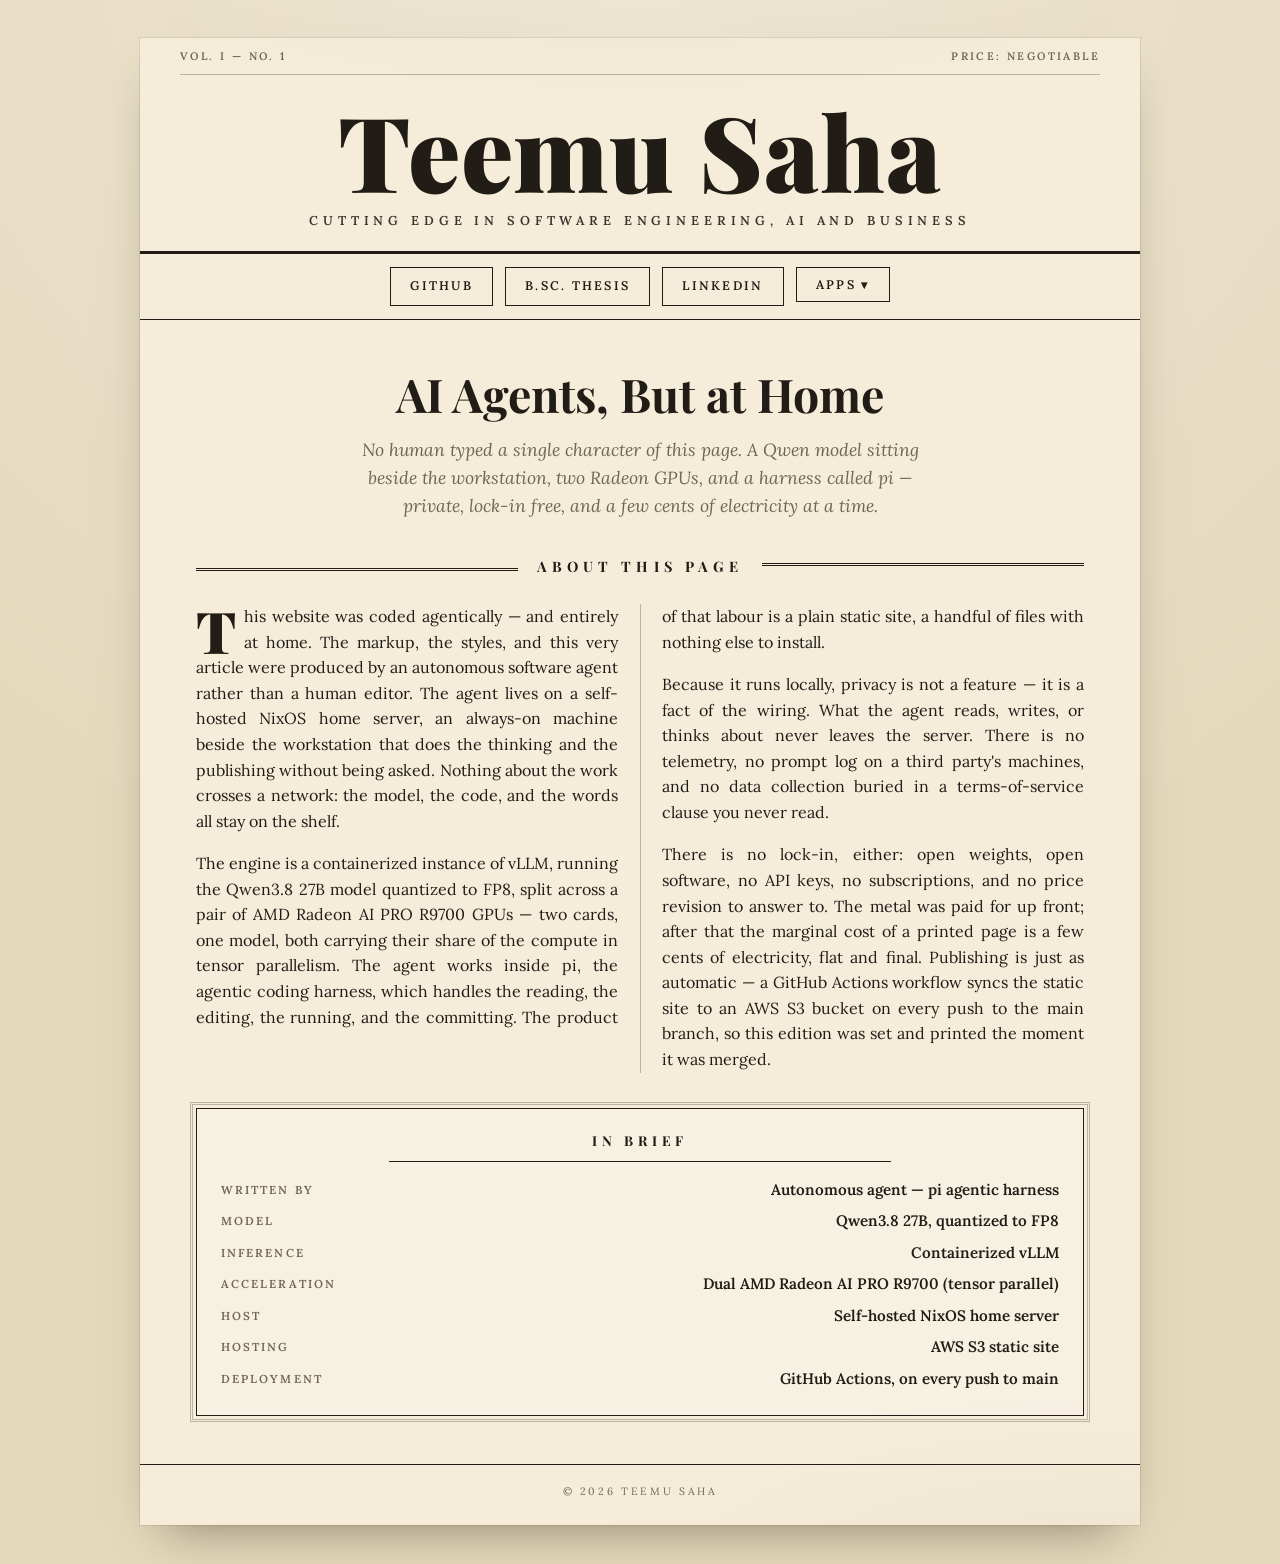
<file: index.html>
<!DOCTYPE html>
<html lang="en">

<head>
    <meta charset="UTF-8">
    <meta name="viewport" content="width=device-width, initial-scale=1.0">
    <meta name="description" content="Teemu Saha — data professional. A static site coded agentically on a self-hosted NixOS server.">
    <title>Teemu Saha — Data Professional</title>
    <link rel="preconnect" href="https://fonts.googleapis.com">
    <link rel="preconnect" href="https://fonts.gstatic.com" crossorigin>
    <link href="https://fonts.googleapis.com/css2?family=Playfair+Display:ital,wght@0,400;0,700;0,900;1,400&family=Lora:ital,wght@0,400;0,500;0,600;0,700;1,400;1,500&display=swap" rel="stylesheet">
    <style>
        :root {
            --paper: #f5edda;
            --paper-deep: #e5d9bd;
            --ink: #211d16;
            --ink-soft: #3a352b;
            --faded: #6f6551;
            --rule: rgba(33, 29, 22, 0.28);
        }

        * {
            box-sizing: border-box;
        }

        html {
            scroll-behavior: smooth;
        }

        body {
            margin: 0;
            font-family: "Lora", Georgia, "Times New Roman", serif;
            color: var(--ink);
            background-color: var(--paper-deep);
            background-image: radial-gradient(circle at 50% -10%, rgba(255, 255, 255, 0.35), transparent 60%);
            line-height: 1.6;
        }

        .page {
            max-width: 1000px;
            margin: clamp(0px, 3vw, 2.5rem) auto;
            min-height: 100vh;
            background:
                radial-gradient(1200px 400px at 50% -10%, rgba(120, 90, 40, 0.07), transparent 60%),
                radial-gradient(900px 350px at 95% 105%, rgba(120, 90, 40, 0.06), transparent 60%),
                var(--paper);
            box-shadow: 0 0 0 1px rgba(0, 0, 0, 0.08), 0 24px 48px -24px rgba(40, 30, 10, 0.5);
        }

        /* ---------- Masthead ---------- */
        .masthead {
            padding: 0 clamp(1rem, 4vw, 2.5rem);
            border-bottom: 3px solid var(--ink);
        }

        .masthead-top {
            display: flex;
            justify-content: space-between;
            gap: 1rem;
            padding: 0.6rem 0 0.55rem;
            border-bottom: 1px solid var(--rule);
            font-size: 0.68rem;
            font-weight: 600;
            letter-spacing: 0.22em;
            text-transform: uppercase;
            color: var(--faded);
            white-space: nowrap;
        }

        .masthead-title {
            margin: 1.4rem 0 0.2rem;
            text-align: center;
            font-family: "Playfair Display", Georgia, serif;
            font-weight: 900;
            font-size: clamp(3rem, 11vw, 6.5rem);
            line-height: 1;
            letter-spacing: 0.01em;
        }

        .masthead-sub {
            margin: 0.6rem 0 1.2rem;
            text-align: center;
            font-size: clamp(0.6rem, 1.8vw, 0.8rem);
            font-weight: 600;
            letter-spacing: 0.38em;
            text-transform: uppercase;
            color: var(--ink-soft);
        }

        /* ---------- Top navigation ---------- */
        .topnav {
            position: sticky;
            top: 0;
            z-index: 10;
            display: flex;
            flex-wrap: wrap;
            justify-content: center;
            gap: 0.75rem;
            padding: 0.8rem clamp(1rem, 4vw, 2rem);
            background: var(--paper);
            border-bottom: 1px solid var(--ink);
        }

        .topnav a {
            display: inline-block;
            padding: 0.55rem 1.2rem;
            border: 1px solid var(--ink);
            color: var(--ink);
            text-decoration: none;
            font-size: 0.78rem;
            font-weight: 600;
            letter-spacing: 0.18em;
            text-transform: uppercase;
            transition: background 0.15s ease, color 0.15s ease;
        }

        .topnav a:hover,
        .topnav a:focus-visible {
            background: var(--ink);
            color: var(--paper);

        }
        .topnav-dropdown {
            position: relative;
        }

        .topnav-dropdown .dropdown-toggle {
            display: inline-flex;
            align-items: center;
            gap: 0.45em;
            padding: 0.55rem 1.2rem;
            border: 1px solid var(--ink);
            background: transparent;
            color: var(--ink);
            font-family: inherit;
            font-size: 0.78rem;
            font-weight: 600;
            letter-spacing: 0.18em;
            text-transform: uppercase;
            cursor: pointer;
            transition: background 0.15s ease, color 0.15s ease;
        }

        .topnav-dropdown .dropdown-toggle:hover,
        .topnav-dropdown .dropdown-toggle:focus-visible {
            background: var(--ink);
            color: var(--paper);
        }

        .topnav-dropdown .dropdown-caret {
            display: inline-block;
            transition: transform 0.15s ease;
        }

        .topnav-dropdown.open .dropdown-caret {
            transform: rotate(180deg);
        }

        .topnav-dropdown .dropdown-menu {
            position: absolute;
            top: calc(100% + 8px);
            left: 0;
            min-width: 12em;
            visibility: hidden;
            opacity: 0;
            background: var(--paper);
            border: 1px solid var(--ink);
            box-shadow: 0 16px 32px -16px rgba(40, 30, 10, 0.5);
            z-index: 20;
            transition: opacity 0.15s ease, visibility 0.15s ease;
        }

        .topnav-dropdown.open .dropdown-menu {
            visibility: visible;
            opacity: 1;
        }

        .topnav-dropdown .dropdown-menu a {
            display: block;
            padding: 0.55rem 1.1rem;
            border: none;
            white-space: nowrap;
            font-size: 0.72rem;
        }

        /* ---------- Lead ---------- */
        .lead {
            text-align: center;
            padding: clamp(1.8rem, 5vw, 3rem) clamp(1.2rem, 5vw, 3.5rem) clamp(1.4rem, 4vw, 2.2rem);
        }

        .headline {
            margin: 0 auto;
            max-width: 22ch;
            font-family: "Playfair Display", Georgia, serif;
            font-weight: 700;
            font-size: clamp(1.7rem, 5vw, 2.9rem);
            line-height: 1.15;
            text-wrap: balance;
        }

        .deck {
            margin: 0.9rem auto 0;
            max-width: 52ch;
            font-style: italic;
            font-size: clamp(0.95rem, 2.4vw, 1.1rem);
            color: var(--faded);
        }

        /* ---------- About ---------- */
        .about {
            padding: 0 clamp(1.2rem, 5vw, 3.5rem) clamp(2rem, 5vw, 3rem);
        }

        .section-title {
            display: flex;
            align-items: center;
            gap: 1.2rem;
            margin: 0 0 1.6rem;
            font-family: "Playfair Display", Georgia, serif;
            font-size: 0.9rem;
            font-weight: 700;
            letter-spacing: 0.35em;
            text-transform: uppercase;
            white-space: nowrap;
        }

        .section-title::before,
        .section-title::after {
            content: "";
            flex: 1;
            border-top: 1px solid var(--ink);
        }

        .section-title::before {
            border-bottom: 3px double var(--ink);
            border-top: none;
            height: 5px;
        }

        .section-title::after {
            border-top: 3px double var(--ink);
            height: 5px;
        }

        .columns {
            columns: 2;
            column-gap: 2.75rem;
            column-rule: 1px solid var(--rule);
        }

        .columns p {
            margin: 0 0 1.05em;
            text-align: justify;
            hyphens: auto;
            -webkit-hyphens: auto;
        }

        .columns p:first-of-type::first-letter {
            float: left;
            font-family: "Playfair Display", Georgia, serif;
            font-weight: 900;
            font-size: 3.6em;
            line-height: 0.82;
            padding-right: 0.14em;
            padding-top: 0.05em;
        }

        /* ---------- In Brief box ---------- */
        .brief {
            margin-top: 2.2rem;
            padding: 1.3rem 1.5rem 1.5rem;
            border: 1px solid var(--ink);
            outline: 3px double var(--rule);
            outline-offset: 3px;
            background: rgba(255, 255, 255, 0.22);
        }

        .brief h3 {
            margin: 0 0 1rem;
            text-align: center;
            font-family: "Playfair Display", Georgia, serif;
            font-size: 0.85rem;
            font-weight: 700;
            letter-spacing: 0.35em;
            text-transform: uppercase;
        }

        .brief h3::after {
            content: "";
            display: block;
            width: 60%;
            margin: 0.6rem auto 0;
            border-bottom: 1px solid var(--ink);
        }

        .brief dl {
            margin: 0;
            display: grid;
            grid-template-columns: 1fr auto;
            column-gap: 1.25rem;
            row-gap: 0.45rem;
        }

        .brief dt {
            font-size: 0.72rem;
            font-weight: 600;
            letter-spacing: 0.18em;
            text-transform: uppercase;
            color: var(--faded);
            align-self: center;
        }

        .brief dd {
            margin: 0;
            text-align: right;
            font-weight: 600;
            font-size: 0.95rem;
        }

        /* ---------- Colophon ---------- */
        .colophon {
            padding: 1.1rem clamp(1rem, 4vw, 2rem) 1.6rem;
            border-top: 1px solid var(--ink);
            text-align: center;
            font-size: 0.66rem;
            letter-spacing: 0.25em;
            text-transform: uppercase;
            color: var(--faded);
        }

        /* ---------- Mobile ---------- */
        @media (max-width: 720px) {
            .columns {
                columns: 1;
            }

            .topnav {
                gap: 0.5rem;
                padding: 0.7rem 0.8rem;
            }

            .topnav a,
            .topnav-dropdown .dropdown-toggle {
                padding: 0.5rem 0.85rem;
                font-size: 0.72rem;
                letter-spacing: 0.12em;
            }

            .topnav-dropdown .dropdown-menu {
                left: -40%;
            }
        }

        @media (max-width: 480px) {
            .masthead-top {
                font-size: 0.6rem;
                letter-spacing: 0.16em;
            }

            .masthead-sub {
                letter-spacing: 0.24em;
            }
            .topnav a,
            .topnav-dropdown .dropdown-toggle {
                flex: 1 1 auto;
                text-align: center;
                justify-content: center;
                padding: 0.5rem 0.4rem;
                font-size: 0.68rem;
                letter-spacing: 0.08em;
            }

            .brief dl {
                grid-template-columns: 1fr;
                row-gap: 0.15rem;
            }

            .brief dd {
                text-align: left;
                margin-top: 0.05rem;
            }

            .colophon {
                letter-spacing: 0.14em;
                line-height: 2;
            }
        }
    </style>
</head>

<body>
<div class="page">

    <header class="masthead">
        <div class="masthead-top">
            <span>Vol. I &mdash; No. 1</span>
            <span>Price: Negotiable</span>
        </div>
        <h1 class="masthead-title">Teemu Saha</h1>
        <p class="masthead-sub">Cutting Edge in Software Engineering, AI and Business</p>
    </header>

    <nav class="topnav" aria-label="Main navigation">
        <a href="https://github.com/Tepes99">GitHub</a>
        <a href="https://aaltodoc.aalto.fi/server/api/core/bitstreams/16fe675d-0aed-4d77-bbf1-a6d042209113/content">B.Sc. Thesis</a>
        <a href="https://www.linkedin.com/in/teemu-saha-18090b19b/">LinkedIn</a>

        <div class="topnav-dropdown">
            <button type="button" class="dropdown-toggle"
                    aria-expanded="false" aria-haspopup="true" aria-controls="apps-menu">
                Apps
                <span class="dropdown-caret" aria-hidden="true">&#9662;</span>
            </button>
            <div class="dropdown-menu" id="apps-menu">
                <a href="https://decision-systems.apps.teemusaha.com/">Decision Systems</a>
            </div>
        </div>
    </nav>

    <main>
        <article class="lead">
            <h2 class="headline">AI Agents, But at Home</h2>
            <p class="deck">No human typed a single character of this page. A Qwen model sitting beside the
                workstation, two Radeon GPUs, and a harness called pi &mdash; private, lock-in free, and a few cents of
                electricity at a time.</p>
        </article>

        <section class="about" id="about" aria-labelledby="about-title">
            <h3 class="section-title" id="about-title">About This Page</h3>
            <div class="columns">
                <p>This website was coded agentically &mdash; and entirely at home. The markup, the styles,
                    and this very article were produced by an autonomous software agent rather than a human
                    editor. The agent lives on a self-hosted NixOS home server, an always-on machine beside the
                    workstation that does the thinking and the publishing without being asked. Nothing about the work
                    crosses a network: the model, the code, and the words all stay on the shelf.</p>
                <p>The engine is a containerized instance of vLLM, running the Qwen3.8 27B model quantized to
                    FP8, split across a pair of AMD Radeon AI PRO R9700 GPUs &mdash; two cards, one model, both
                    carrying their share of the compute in tensor parallelism. The agent works inside pi, the
                    agentic coding harness, which handles the reading, the editing, the running, and the
                    committing. The product of that labour is a plain static site, a handful of files with
                    nothing else to install.</p>
                <p>Because it runs locally, privacy is not a feature &mdash; it is a fact of the wiring. What
                    the agent reads, writes, or thinks about never leaves the server. There is no telemetry, no
                    prompt log on a third party's machines, and no data collection buried in a terms-of-service
                    clause you never read.</p>
                <p>There is no lock-in, either: open weights, open software, no API keys, no subscriptions, and
                    no price revision to answer to. The metal was paid for up front; after that the marginal
                    cost of a printed page is a few cents of electricity, flat and final. Publishing is just as
                    automatic &mdash; a GitHub Actions workflow syncs the static site to an AWS S3 bucket on
                    every push to the main branch, so this edition was set and printed the moment it was
                    merged.</p>
            </div>

            <aside class="brief" aria-label="Specifications in brief">
                <h3>In Brief</h3>
                <dl>
                    <dt>Written by</dt>
                    <dd>Autonomous agent &mdash; pi agentic harness</dd>
                    <dt>Model</dt>
                    <dd>Qwen3.8 27B, quantized to FP8</dd>
                    <dt>Inference</dt>
                    <dd>Containerized vLLM</dd>
                    <dt>Acceleration</dt>
                    <dd>Dual AMD Radeon AI PRO R9700 (tensor parallel)</dd>
                    <dt>Host</dt>
                    <dd>Self-hosted NixOS home server</dd>
                    <dt>Hosting</dt>
                    <dd>AWS S3 static site</dd>
                    <dt>Deployment</dt>
                    <dd>GitHub Actions, on every push to main</dd>
                </dl>
            </aside>
        </section>
    </main>

    <footer class="colophon">
        &copy; 2026 Teemu Saha
    </footer>

</div>

<script>
    (function () {
        var dropdowns = document.querySelectorAll('.topnav-dropdown');

        dropdowns.forEach(function (dd) {
            var toggle = dd.querySelector('.dropdown-toggle');

            toggle.addEventListener('click', function (e) {
                e.stopPropagation();
                var open = dd.classList.toggle('open');
                toggle.setAttribute('aria-expanded', open ? 'true' : 'false');
            });

            dd.addEventListener('keydown', function (e) {
                if (e.key === 'Escape' && dd.classList.contains('open')) {
                    dd.classList.remove('open');
                    toggle.setAttribute('aria-expanded', 'false');
                    toggle.focus();
                }
            });
        });

        document.addEventListener('click', function (e) {
            dropdowns.forEach(function (dd) {
                if (!dd.contains(e.target)) {
                    dd.classList.remove('open');
                    dd.querySelector('.dropdown-toggle').setAttribute('aria-expanded', 'false');
                }
            });
        });
    })();
</script>
</body>

</html>
</file>
